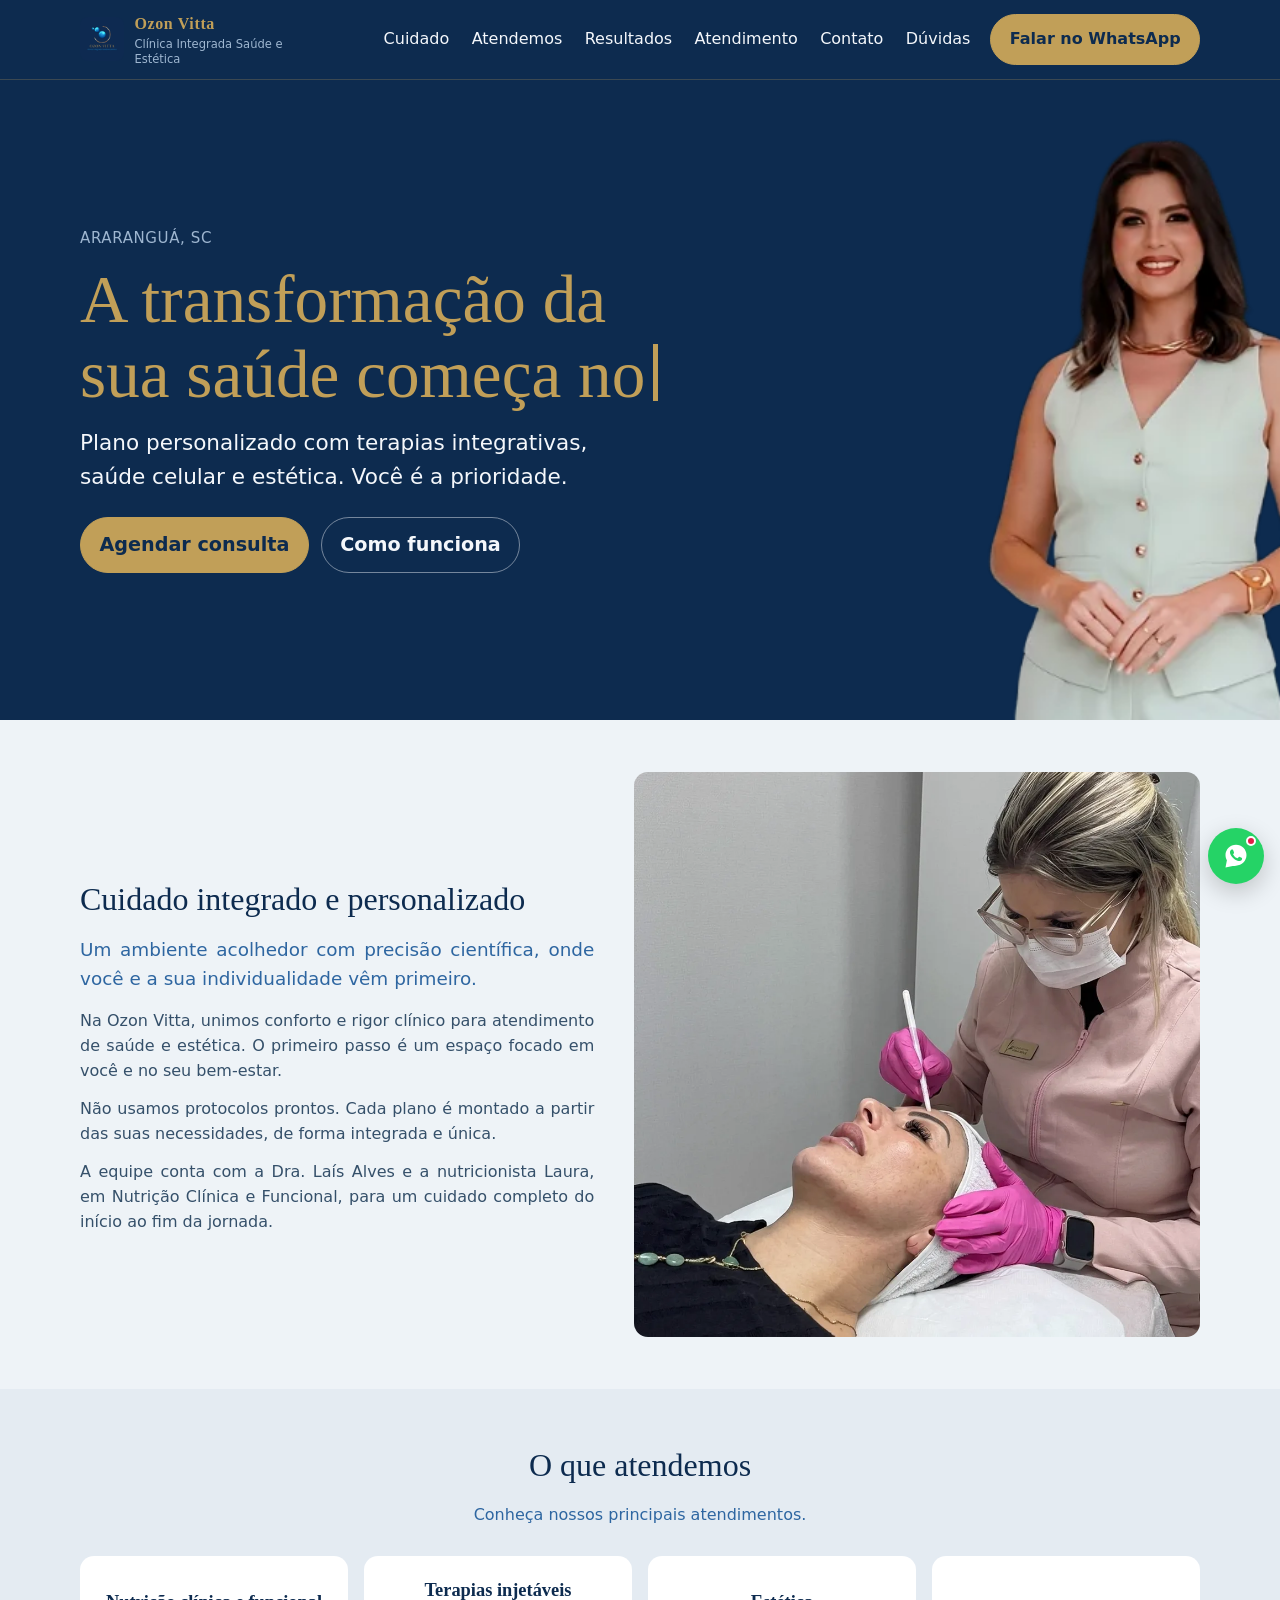
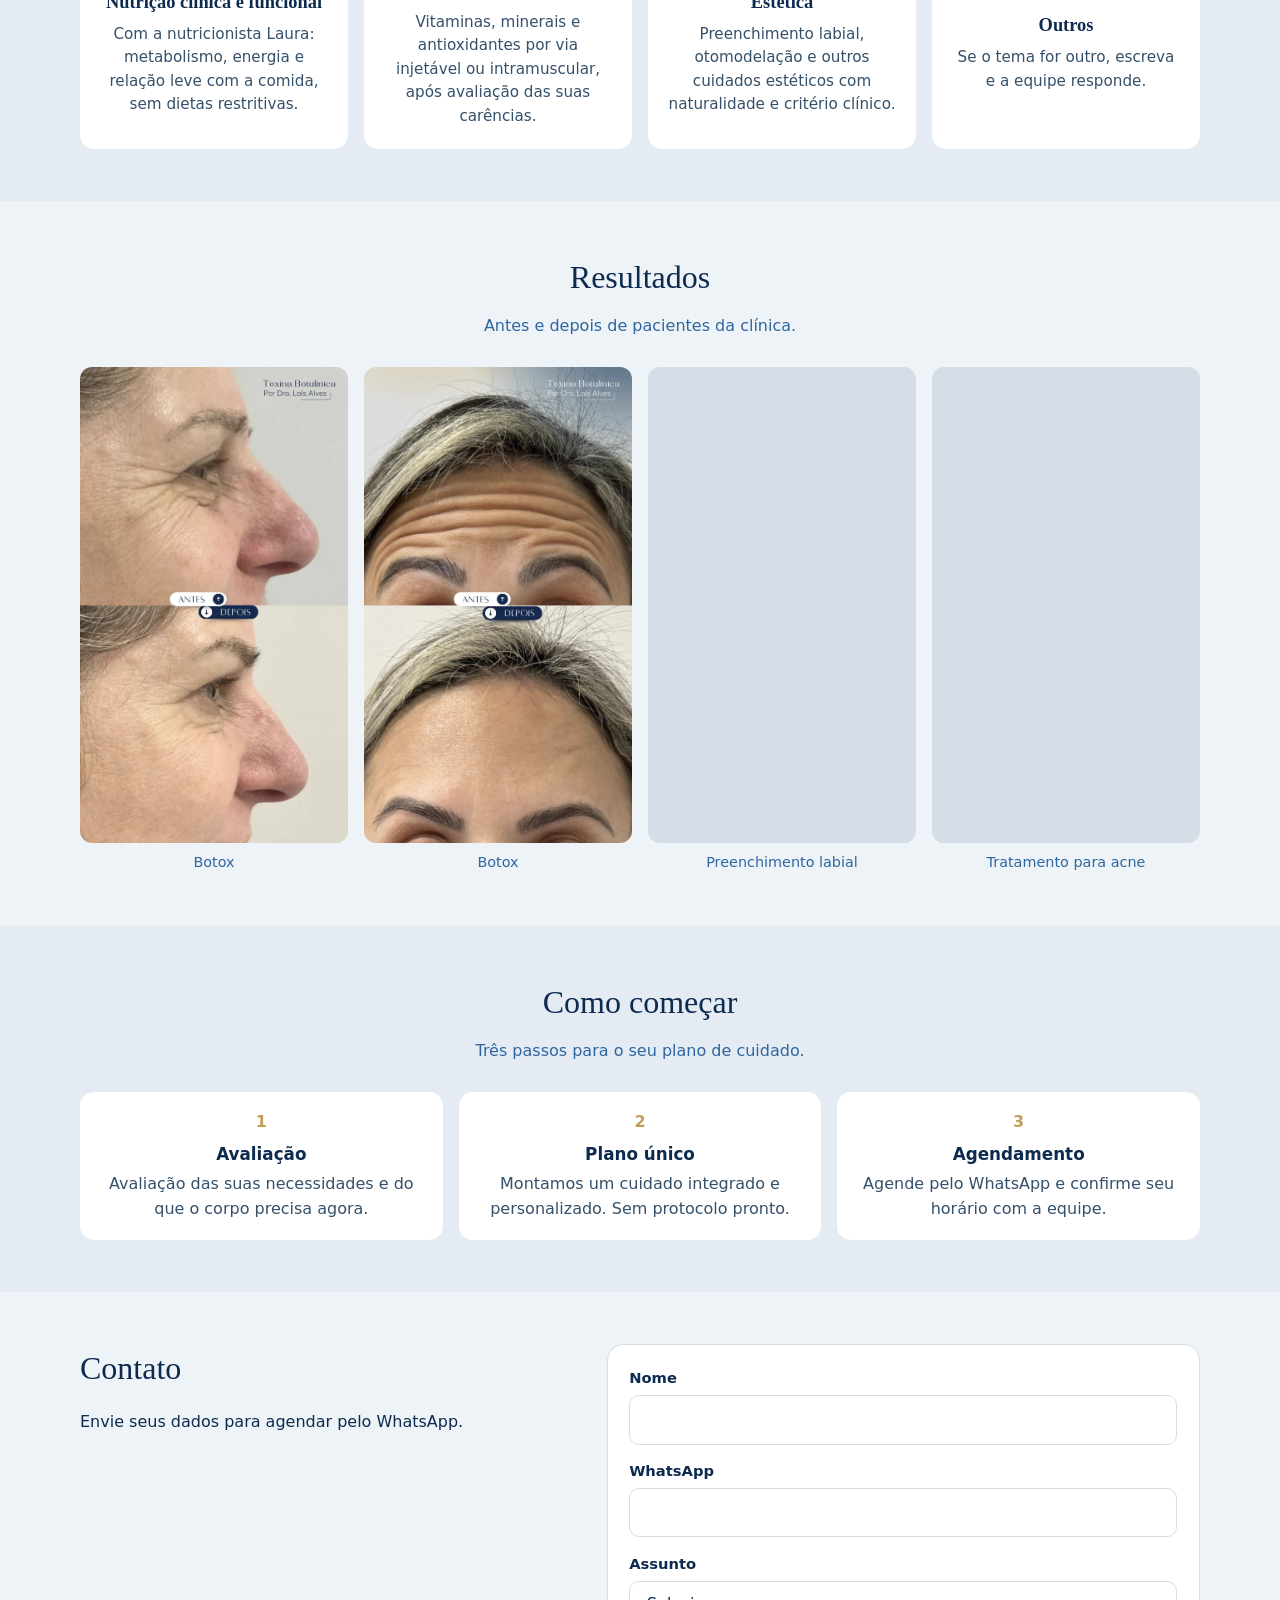
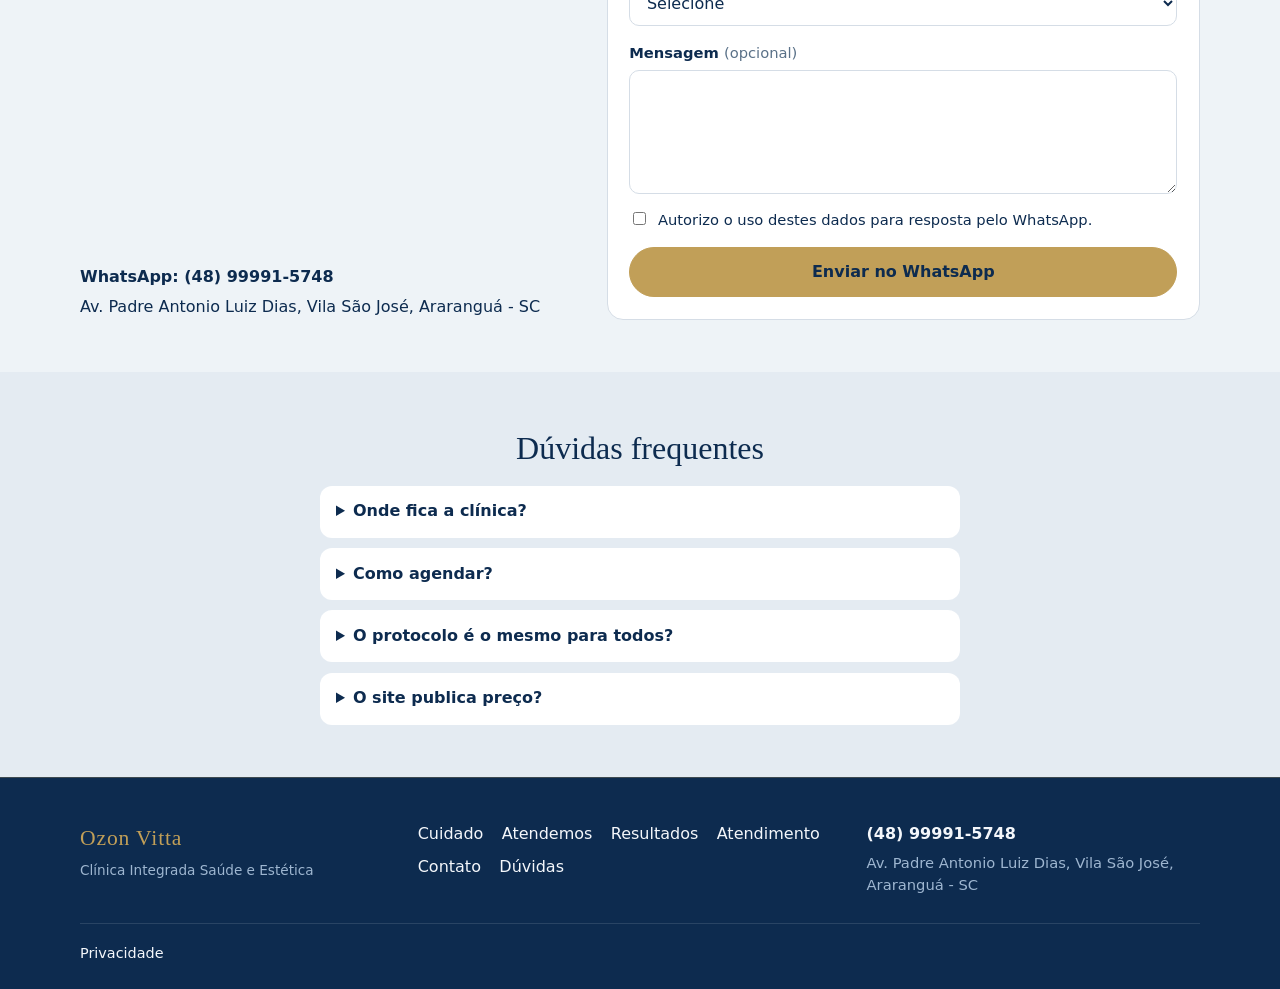
<file: index.html>
<!DOCTYPE html>
<html lang="pt-BR">
<head>
  <meta charset="utf-8">
  <meta name="viewport" content="width=device-width, initial-scale=1">
  <title>Ozon Vitta | Clínica Integrada Saúde e Estética em Araranguá</title>
  <meta name="description" content="Ozon Vitta em Araranguá: saúde integrada e estética com plano personalizado. Agende pelo WhatsApp.">
  <meta property="og:title" content="Ozon Vitta | Clínica Integrada Saúde e Estética em Araranguá">
  <meta property="og:description" content="Ozon Vitta em Araranguá: saúde integrada e estética com plano personalizado. Agende pelo WhatsApp.">
  <meta property="og:type" content="website">
  <link rel="icon" href="assets/favicon.ico" sizes="any">
  <link rel="stylesheet" href="css/site.css">
  <link rel="preload" href="assets/hero-mobile.webp?v=5" as="image" type="image/webp" media="(max-width: 719px)">
  <script src="js/site-data.js"></script>
  <script src="js/contact.js" defer></script>
  <script src="js/nav.js" defer></script>
  <script src="js/motion.js" defer></script>
</head>
<body>
  <a class="skip" href="#topo">Ir para o conteúdo</a>

  <header class="site-header">
    <div class="wrap header-inner">
      <a class="brand" href="#topo">
        <img src="assets/logo.webp" alt="Ozon Vitta" width="48" height="48">
        <span>
          <strong data-marca-nome>Ozon Vitta</strong>
          <small data-marca-linha>Clínica Integrada Saúde e Estética</small>
        </span>
      </a>
      <button type="button" class="nav-toggle" aria-expanded="false" aria-controls="site-nav">Menu</button>
      <nav id="site-nav" class="site-nav" data-ancoras></nav>
      <a class="btn btn-gold header-wa" href="#contato" data-wa-quick hidden>Falar no WhatsApp</a>
    </div>
  </header>

  <main>
    <section id="topo" class="hero">
      <div class="wrap hero-inner reveal">
        <div class="hero-copy">
          <p class="eyebrow" data-hero-local>Araranguá, SC</p>
          <h1 data-hero-titulo>A transformação da sua saúde começa no cuidado</h1>
          <p class="hero-lead" data-hero-texto>Plano personalizado com terapias integrativas, saúde celular e estética. Você é a prioridade.</p>
          <img class="hero-mobile-img" src="assets/hero-mobile.webp?v=5" width="400" height="536" alt="" decoding="async">
          <div class="hero-actions">
            <a class="btn btn-gold" href="#contato" data-cta-conversar>Agendar consulta</a>
            <a class="btn btn-ghost" href="#atendimento" data-cta-como>Como funciona</a>
          </div>
        </div>
      </div>
    </section>

    <section id="servico" class="section">
      <div class="wrap servico-grid reveal">
        <div class="servico-copy">
          <h2 data-servico-titulo>Cuidado integrado e personalizado</h2>
          <p class="servico-lead" data-servico-texto>Um ambiente acolhedor com precisão científica, onde você e a sua individualidade vêm primeiro.</p>
          <div data-servico-corpo>
            <p>Na Ozon Vitta, unimos conforto e rigor clínico para atendimento de saúde e estética. O primeiro passo é um espaço focado em você e no seu bem-estar.</p>
            <p>Não usamos protocolos prontos. Cada plano é montado a partir das suas necessidades, de forma integrada e única.</p>
            <p>A equipe conta com a Dra. Laís Alves e a nutricionista Laura, em Nutrição Clínica e Funcional, para um cuidado completo do início ao fim da jornada.</p>
          </div>
        </div>
        <img class="servico-img" src="assets/Cuidado.webp" alt="" width="640" height="480" decoding="async">
      </div>
    </section>

    <section id="areas" class="section section-alt">
      <div class="wrap">
        <h2 class="reveal" data-areas-titulo>O que atendemos</h2>
        <p class="section-lead reveal" data-areas-texto>Conheça nossos principais atendimentos.</p>
        <div class="card-grid" data-areas-lista></div>
      </div>
    </section>

    <section id="resultados" class="section">
      <div class="wrap">
        <h2 class="reveal" data-resultados-titulo>Resultados</h2>
        <p class="section-lead reveal" data-resultados-texto>Antes e depois de pacientes da clínica.</p>
        <div class="resultados-lista" data-resultados-lista></div>
      </div>
    </section>

    <section id="atendimento" class="section section-alt">
      <div class="wrap">
        <h2 class="reveal" data-atendimento-titulo>Como começar</h2>
        <p class="section-lead reveal" data-atendimento-texto>Três passos para o seu plano de cuidado.</p>
        <ol class="steps" data-atendimento-passos></ol>
      </div>
    </section>

    <section id="contato" class="section">
      <div class="wrap contact-grid">
        <div class="contact-intro reveal">
          <h2 data-contato-titulo>Contato</h2>
          <p data-contato-texto>Envie seus dados para agendar pelo WhatsApp.</p>
        </div>
        <form id="form-contato" class="contact-form reveal" novalidate>
          <div class="hp" aria-hidden="true">
            <label for="empresa">Empresa</label>
            <input type="text" id="empresa" name="empresa" tabindex="-1" autocomplete="off">
          </div>
          <div class="field">
            <label for="nome">Nome</label>
            <input type="text" id="nome" name="nome" autocomplete="name" required>
            <p class="field-error" id="erro-nome" hidden></p>
          </div>
          <div class="field">
            <label for="telefone">WhatsApp</label>
            <input type="tel" id="telefone" name="telefone" inputmode="numeric" autocomplete="tel" required>
            <p class="field-error" id="erro-telefone" hidden></p>
          </div>
          <div class="field">
            <label for="assunto">Assunto</label>
            <select id="assunto" name="assunto" required>
              <option value="">Selecione</option>
            </select>
            <p class="field-error" id="erro-assunto" hidden></p>
          </div>
          <div class="field">
            <label for="mensagem">Mensagem <span class="optional">(opcional)</span></label>
            <textarea id="mensagem" name="mensagem" rows="4"></textarea>
          </div>
          <div class="field check">
            <label>
              <input type="checkbox" id="autorizacao" name="autorizacao" required>
              Autorizo o uso destes dados para resposta pelo WhatsApp.
            </label>
            <p class="field-error" id="erro-autorizacao" hidden></p>
          </div>
          <button type="submit" class="btn btn-gold" data-cta-enviar>Enviar no WhatsApp</button>
          <p class="form-result" id="form-resultado" aria-live="polite" hidden></p>
        </form>
        <div class="contact-meta reveal">
          <p class="contact-phone" data-contato-telefone>WhatsApp: (48) 99991-5748</p>
          <p class="contact-address" data-contato-endereco>Av. Padre Antonio Luiz Dias, Vila São José, Araranguá - SC</p>
        </div>
      </div>
    </section>

    <section id="duvidas" class="section section-alt">
      <div class="wrap narrow">
        <h2 class="reveal" data-duvidas-titulo>Dúvidas frequentes</h2>
        <div class="faq" data-duvidas-lista></div>
      </div>
    </section>
  </main>

  <footer class="site-footer">
    <div class="wrap footer-inner">
      <div class="footer-top">
        <div class="footer-brand">
          <p class="footer-mark" data-marca-rodape>Ozon Vitta</p>
          <p class="footer-tag">Clínica Integrada Saúde e Estética</p>
        </div>
        <nav class="footer-nav" data-ancoras-rodape aria-label="Seções"></nav>
        <div class="footer-contact">
          <p class="footer-phone" data-rodape-telefone>(48) 99991-5748</p>
          <p class="footer-address" data-rodape-endereco>Av. Padre Antonio Luiz Dias, Vila São José, Araranguá - SC</p>
        </div>
      </div>
      <div class="footer-bottom">
        <a href="privacidade.html">Privacidade</a>
      </div>
    </div>
  </footer>

  <a class="wa-float" href="#contato" data-wa-quick hidden aria-label="Falar no WhatsApp">
    <svg viewBox="0 0 32 32" width="28" height="28" aria-hidden="true">
      <path fill="currentColor" d="M16.01 3C9.39 3 4 8.37 4 14.96c0 2.1.55 4.14 1.6 5.95L4 29l8.3-1.55A12.1 12.1 0 0 0 16.01 27C22.63 27 28 21.63 28 14.96 28 8.37 22.63 3 16.01 3zm6.86 17.04c-.29.81-1.43 1.49-2.34 1.69-.62.13-1.42.24-4.13-.89-3.47-1.44-5.7-4.95-5.88-5.18-.17-.23-1.42-1.89-1.42-3.61s.9-2.56 1.22-2.91c.31-.35.68-.44.91-.44h.65c.21 0 .49-.08.76.58.29.71.97 2.45 1.06 2.63.08.17.14.38.03.61-.11.23-.17.38-.34.58-.17.21-.36.46-.51.62-.17.17-.35.36-.15.7.2.35.89 1.47 1.91 2.38 1.31 1.17 2.42 1.53 2.76 1.7.35.17.55.14.75-.08.21-.23.86-.99 1.09-1.33.23-.35.46-.29.76-.17.31.11 1.95.92 2.28 1.09.34.17.56.26.64.4.09.15.09.85-.2 1.66z"/>
    </svg>
    <span class="wa-dot" aria-hidden="true"></span>
  </a>
</body>
</html>
</file>
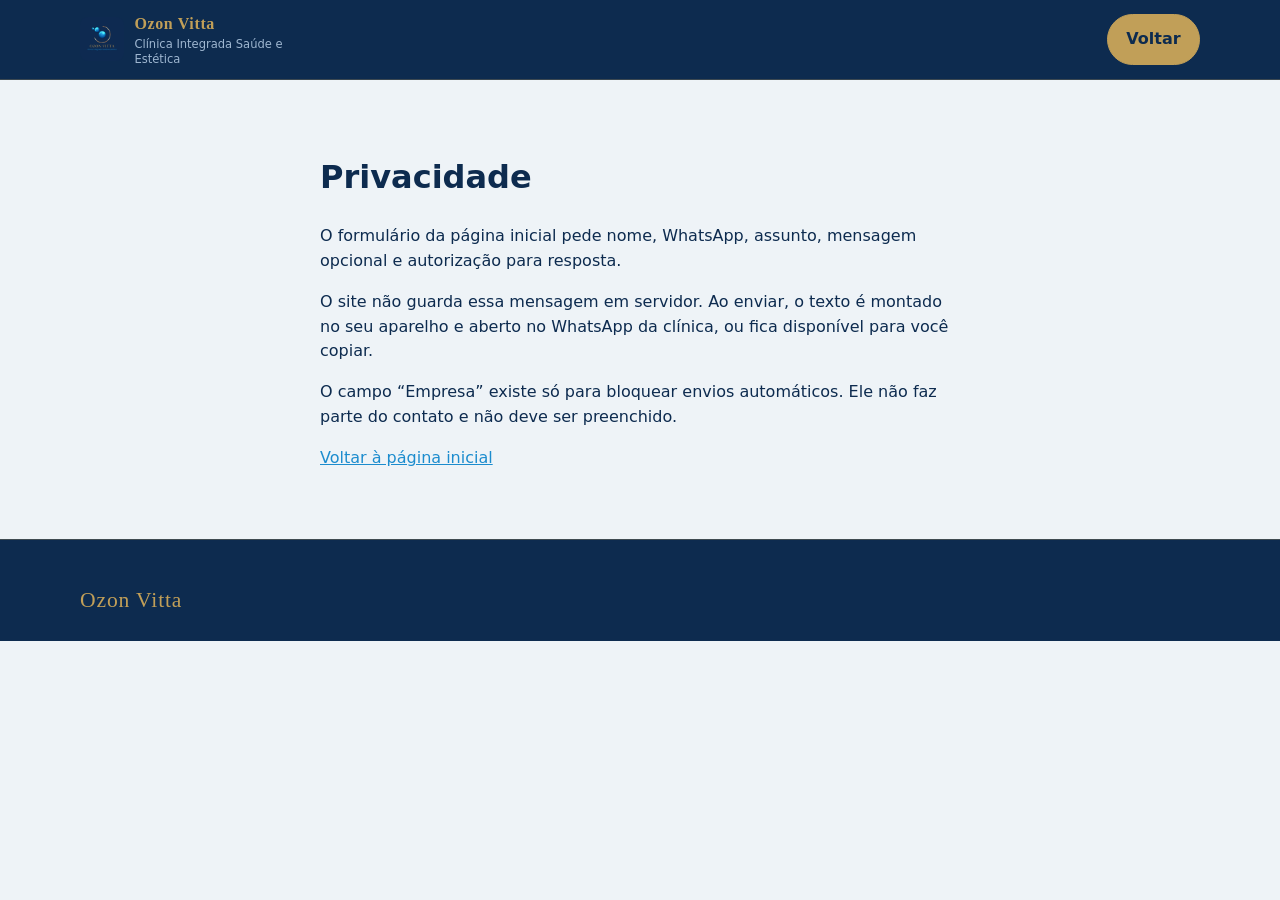
<file: privacidade.html>
<!DOCTYPE html>
<html lang="pt-BR">
<head>
  <meta charset="utf-8">
  <meta name="viewport" content="width=device-width, initial-scale=1">
  <title>Privacidade | Ozon Vitta</title>
  <meta name="description" content="Como a Ozon Vitta usa os dados do formulário de contato.">
  <link rel="icon" href="assets/favicon.ico" sizes="any">
  <link rel="stylesheet" href="css/site.css">
</head>
<body>
  <a class="skip" href="#conteudo">Ir para o conteúdo</a>

  <header class="site-header">
    <div class="wrap header-inner">
      <a class="brand" href="index.html">
        <img src="assets/logo.webp" alt="Ozon Vitta" width="48" height="48">
        <span>
          <strong>Ozon Vitta</strong>
          <small>Clínica Integrada Saúde e Estética</small>
        </span>
      </a>
      <a class="btn btn-gold header-wa" href="index.html#contato">Voltar</a>
    </div>
  </header>

  <main id="conteudo" class="section">
    <div class="wrap narrow">
      <h1>Privacidade</h1>
      <p>O formulário da página inicial pede nome, WhatsApp, assunto, mensagem opcional e autorização para resposta.</p>
      <p>O site não guarda essa mensagem em servidor. Ao enviar, o texto é montado no seu aparelho e aberto no WhatsApp da clínica, ou fica disponível para você copiar.</p>
      <p>O campo “Empresa” existe só para bloquear envios automáticos. Ele não faz parte do contato e não deve ser preenchido.</p>
      <p><a href="index.html">Voltar à página inicial</a></p>
    </div>
  </main>

  <footer class="site-footer">
    <div class="wrap footer-inner">
      <p class="footer-mark">Ozon Vitta</p>
    </div>
  </footer>
</body>
</html>
</file>
<file: css/site.css>
:root {
  --navy: #0d2b4f;
  --gold: #c19f58;
  --blue: #1c8cce;
  --line-blue: #2e66a1;
  --paper: #eef3f7;
  --ink: #0d2b4f;
  --on-navy: #f4f7fb;
  --line: #d5dde6;
  --max: 1120px;
  --serif: Georgia, "Times New Roman", serif;
  --sans: system-ui, -apple-system, "Segoe UI", Roboto, sans-serif;
}

*,
*::before,
*::after {
  box-sizing: border-box;
}

html {
  scroll-behavior: smooth;
  scroll-padding-top: 5.5rem;
}

body {
  margin: 0;
  font-family: var(--sans);
  color: var(--ink);
  background: var(--paper);
  line-height: 1.55;
}

img {
  max-width: 100%;
  height: auto;
  display: block;
}

a {
  color: var(--blue);
}

a:focus-visible,
button:focus-visible,
input:focus-visible,
select:focus-visible,
textarea:focus-visible {
  outline: 2px solid var(--blue);
  outline-offset: 2px;
}

.skip {
  position: absolute;
  left: -999px;
  top: 0;
  background: var(--gold);
  color: var(--navy);
  padding: 0.5rem 1rem;
  z-index: 100;
}

.skip:focus {
  left: 0.5rem;
  top: 0.5rem;
}

.wrap {
  width: min(100% - 2rem, var(--max));
  margin-inline: auto;
}

.narrow {
  max-width: 40rem;
}

.site-header {
  position: sticky;
  top: 0;
  z-index: 40;
  background: var(--navy);
  color: var(--on-navy);
  border-bottom: 1px solid rgba(193, 159, 88, 0.25);
}

.header-inner {
  display: flex;
  flex-wrap: wrap;
  align-items: center;
  gap: 0.75rem;
  padding: 0.75rem 0;
}

.brand {
  display: flex;
  align-items: center;
  gap: 0.65rem;
  color: inherit;
  text-decoration: none;
  margin-right: auto;
}

.brand img {
  width: 44px;
  height: 44px;
  border-radius: 8px;
  object-fit: cover;
}

.brand strong {
  display: block;
  font-family: var(--serif);
  font-weight: 600;
  letter-spacing: 0.04em;
  color: var(--gold);
}

.brand small {
  display: block;
  font-size: 0.72rem;
  color: #9eb6d0;
  max-width: 12rem;
  line-height: 1.3;
}

.nav-toggle {
  background: transparent;
  border: 1px solid var(--gold);
  color: var(--gold);
  padding: 0.4rem 0.75rem;
  border-radius: 999px;
  cursor: pointer;
  font: inherit;
}

.site-nav {
  display: none;
  flex-direction: column;
  gap: 0.5rem;
  width: 100%;
  padding: 0.5rem 0 0.75rem;
}

.site-nav.is-open {
  display: flex;
}

.site-nav a {
  color: var(--on-navy);
  text-decoration: none;
  padding: 0.35rem 0;
}

.site-nav a:hover {
  color: var(--gold);
}

.btn.header-wa {
  display: none;
}

.btn {
  display: inline-flex;
  align-items: center;
  justify-content: center;
  gap: 0.35rem;
  padding: 0.75rem 1.15rem;
  border-radius: 999px;
  border: 1px solid transparent;
  font: inherit;
  font-weight: 560;
  text-decoration: none;
  cursor: pointer;
}

.btn-gold {
  background: var(--gold);
  color: var(--navy);
  border-color: var(--gold);
}

.btn-gold:hover {
  filter: brightness(1.05);
}

.btn-ghost {
  background: transparent;
  color: var(--on-navy);
  border-color: rgba(244, 247, 251, 0.45);
}

.section .btn-ghost {
  color: var(--navy);
  border-color: var(--line);
}

.hero {
  background-color: var(--navy);
  background-image: none;
  color: var(--on-navy);
  padding: 2.5rem 0 1.5rem;
  min-height: min(59.5vh, 476px);
  display: flex;
  align-items: center;
}

.hero-inner {
  width: min(100% - 2rem, var(--max));
}

.hero-mobile-img {
  display: block;
  width: min(75vw, 289px);
  height: auto;
  margin: -2.75rem auto 1rem;
  background: transparent;
  position: relative;
  z-index: 0;
}

.hero-copy {
  max-width: 30rem;
  margin-inline: auto;
  text-align: center;
}

.eyebrow {
  color: #9eb6d0;
  letter-spacing: 0.04em;
  text-transform: uppercase;
  font-size: 0.94rem;
  margin: 0 0 0.75rem;
  position: relative;
  z-index: 1;
}

.hero h1 {
  font-family: var(--serif);
  font-weight: 500;
  font-size: clamp(2.3rem, 6.1vw, 3.6rem);
  color: var(--gold);
  margin: 0 0 0.85rem;
  line-height: 1.12;
  position: relative;
  z-index: 1;
  min-height: 1.2em;
}

.hero h1.is-typing::after {
  content: "";
  display: inline-block;
  width: 0.07em;
  height: 0.85em;
  margin-left: 0.12em;
  background: currentColor;
  vertical-align: -0.05em;
  animation: hero-caret 0.85s step-end infinite;
}

@keyframes hero-caret {
  50% {
    opacity: 0;
  }
}

.hero-lead {
  display: none;
  max-width: 34rem;
  margin: 0 auto 1.5rem;
  color: var(--on-navy);
  font-size: 1.35rem;
}

.hero-actions {
  display: flex;
  flex-wrap: wrap;
  gap: 0.75rem;
  justify-content: center;
}

.hero-actions .btn {
  font-size: 1.2rem;
}

.section {
  padding: 3.25rem 0;
  text-align: center;
}

.section .contact-form {
  text-align: left;
}

.section-alt {
  background: #e4ebf2;
}

.servico-grid {
  display: grid;
  gap: 1.5rem;
  align-items: center;
}

.servico-lead {
  font-size: 1.15rem;
  color: var(--line-blue);
  margin: 0 0 1rem;
  text-align: center;
}

.servico-copy [data-servico-corpo] p {
  margin: 0 0 0.85rem;
  color: #35506a;
  text-align: center;
}

.servico-copy [data-servico-corpo] p:last-child {
  margin-bottom: 0;
}

.servico-img {
  width: 100%;
  height: auto;
  border-radius: 14px;
  object-fit: cover;
  display: block;
}

.section h2 {
  font-family: var(--serif);
  font-weight: 500;
  font-size: clamp(1.5rem, 3vw, 2rem);
  margin: 0 0 0.75rem;
  color: var(--navy);
}

.section-lead {
  margin: 0 0 1.75rem;
  color: var(--line-blue);
  text-align: center;
}

.card-grid {
  display: grid;
  gap: 1rem;
}

.resultados-lista {
  display: grid;
  gap: 1.25rem;
  grid-template-columns: 1fr;
}

.resultado {
  margin: 0;
}

.resultado img {
  width: 100%;
  height: auto;
  border-radius: 12px;
  display: block;
  background: #d5dde6;
}

.resultado figcaption {
  margin-top: 0.5rem;
  font-size: 0.9rem;
  color: var(--line-blue);
  text-align: center;
}

.card {
  text-align: center;
  background: #fff;
  border: 0;
  border-radius: 14px;
  padding: 1.25rem;
  cursor: pointer;
  font: inherit;
  color: inherit;
  transition: box-shadow 0.2s ease;
}

.card:hover {
  box-shadow: 0 8px 24px rgba(13, 43, 79, 0.08);
}

.card h3 {
  margin: 0 0 0.4rem;
  font-family: var(--serif);
  font-size: 1.15rem;
  color: var(--navy);
}

.card p {
  margin: 0;
  color: #35506a;
  font-size: 0.95rem;
  text-align: center;
}

.steps {
  list-style: none;
  margin: 0;
  padding: 0;
  display: grid;
  gap: 1rem;
}

.step {
  background: #fff;
  border: 0;
  border-radius: 14px;
  padding: 1.15rem;
}

.step-num {
  display: inline-block;
  color: var(--gold);
  font-weight: 700;
  margin-bottom: 0.35rem;
}

.step h3 {
  margin: 0 0 0.35rem;
  font-size: 1.05rem;
}

.step p {
  margin: 0;
  color: #35506a;
  text-align: center;
}

.contact-grid {
  display: grid;
  gap: 2rem;
}

.contact-meta {
  text-align: left;
}

.contact-phone {
  margin: 0;
  font-weight: 600;
  color: var(--navy);
}

.contact-address,
.footer-address {
  margin: 0.35rem 0 0;
  color: inherit;
}

.contact-form {
  background: #fff;
  border: 1px solid var(--line);
  border-radius: 16px;
  padding: 1.35rem;
  display: grid;
  gap: 0.95rem;
}

.field {
  display: grid;
  gap: 0.35rem;
}

.field label {
  font-weight: 560;
  font-size: 0.92rem;
}

.optional {
  font-weight: 400;
  color: #5a7188;
}

.field input,
.field select,
.field textarea {
  width: 100%;
  padding: 0.7rem 0.8rem;
  border: 1px solid var(--line);
  border-radius: 10px;
  font: inherit;
  background: #fff;
  color: var(--ink);
}

.field.check label {
  display: flex;
  gap: 0.55rem;
  align-items: flex-start;
  font-weight: 400;
}

.field.check input {
  width: auto;
  margin-top: 0.2rem;
}

.field-error {
  margin: 0;
  color: #9b2c2c;
  font-size: 0.85rem;
}

.hp {
  position: absolute;
  left: -9999px;
  height: 0;
  overflow: hidden;
}

.form-result {
  margin: 0;
  padding: 0.75rem;
  background: var(--paper);
  border-radius: 10px;
  font-size: 0.92rem;
}

.form-result code {
  display: block;
  margin: 0.5rem 0;
  white-space: pre-wrap;
  word-break: break-word;
}

.faq {
  display: grid;
  gap: 0.65rem;
}

.faq-item {
  background: #fff;
  border: 0;
  border-radius: 12px;
  padding: 0.85rem 1rem;
}

.faq-item summary {
  cursor: pointer;
  font-weight: 560;
  color: var(--navy);
}

.faq-item p {
  margin: 0.65rem 0 0;
  color: #35506a;
  text-align: center;
}

.site-footer {
  background: var(--navy);
  color: var(--on-navy);
  padding: 2.75rem 0 1.5rem;
  border-top: 1px solid rgba(193, 159, 88, 0.28);
}

.footer-inner {
  display: grid;
  gap: 1.75rem;
  text-align: center;
}

.footer-top {
  display: grid;
  gap: 1.5rem;
}

.footer-brand {
  display: grid;
  gap: 0.35rem;
}

.footer-mark {
  margin: 0;
  color: var(--gold);
  font-family: var(--serif);
  font-size: 1.35rem;
  letter-spacing: 0.04em;
}

.footer-tag {
  margin: 0;
  color: #9eb6d0;
  font-size: 0.85rem;
  line-height: 1.35;
}

.footer-nav {
  display: flex;
  flex-wrap: wrap;
  justify-content: center;
  gap: 0.55rem 1.15rem;
}

.footer-nav a,
.site-footer a {
  color: var(--on-navy);
  text-decoration: none;
}

.footer-nav a:hover,
.site-footer a:hover {
  color: var(--gold);
}

.footer-contact {
  display: grid;
  gap: 0.35rem;
  justify-items: center;
}

.footer-phone {
  margin: 0;
  font-weight: 600;
  color: var(--on-navy);
}

.footer-address {
  margin: 0;
  max-width: 18rem;
  color: #9eb6d0;
  font-size: 0.92rem;
  line-height: 1.45;
}

.footer-bottom {
  padding-top: 1.15rem;
  border-top: 1px solid rgba(244, 247, 251, 0.12);
  font-size: 0.9rem;
}

.wa-float {
  position: fixed;
  right: 1rem;
  bottom: 1rem;
  width: 56px;
  height: 56px;
  border-radius: 50%;
  background: #25d366;
  color: #fff;
  display: grid;
  place-items: center;
  box-shadow: 0 8px 24px rgba(0, 0, 0, 0.2);
  z-index: 50;
  text-decoration: none;
  animation: wa-bounce 2s ease-in-out infinite;
}

.wa-dot {
  position: absolute;
  top: 8px;
  right: 8px;
  width: 10px;
  height: 10px;
  border-radius: 50%;
  background: #e11d48;
  border: 2px solid #fff;
}

@keyframes wa-bounce {
  0%,
  80%,
  100% {
    transform: translateY(0);
  }
  90% {
    transform: translateY(-6px);
  }
}

.reveal {
  opacity: 0;
  transform: translateY(12px);
  transition: opacity 0.45s ease, transform 0.45s ease;
}

.reveal.is-visible {
  opacity: 1;
  transform: none;
}

@media (min-width: 720px) {
  .nav-toggle {
    display: none;
  }

  .site-nav {
    display: flex;
    flex-direction: row;
    width: auto;
    padding: 0;
    gap: 1.1rem;
  }

  .btn.header-wa {
    display: inline-flex;
  }

  .hero {
    min-height: min(78vh, 640px);
    padding: 3.5rem 0;
    background-image: url("../assets/hero-bg.webp");
    background-repeat: no-repeat;
    background-size: auto 130%;
    background-position: 36% 6%;
  }

  .hero-mobile-img {
    display: none;
  }

  .hero-copy {
    margin-inline: 0;
    text-align: left;
    max-width: 38rem;
  }

  .hero h1 {
    font-size: clamp(2.7rem, 7.2vw, 4.2rem);
  }

  .hero-lead {
    display: block;
    margin-left: 0;
    margin-right: 0;
  }

  .hero-actions {
    justify-content: flex-start;
  }

  .card-grid {
    grid-template-columns: repeat(2, 1fr);
  }

  .resultados-lista {
    grid-template-columns: repeat(4, 1fr);
    gap: 1rem;
  }

  .steps {
    grid-template-columns: repeat(3, 1fr);
  }

  .contact-grid {
    grid-template-columns: 1fr 1.2fr;
    grid-template-rows: auto 1fr;
    align-items: stretch;
  }

  .contact-form {
    grid-column: 2;
    grid-row: 1 / -1;
  }

  .contact-meta {
    grid-column: 1;
    grid-row: 2;
    align-self: end;
  }

  .servico-grid {
    grid-template-columns: 1fr 1.1fr;
    gap: 2.5rem;
  }

  .section {
    text-align: left;
  }

  .servico-lead,
  .servico-copy [data-servico-corpo] p,
  .section-lead,
  .card p,
  .step p,
  .faq-item p {
    text-align: justify;
  }

  #areas h2,
  #areas .section-lead,
  #resultados h2,
  #resultados .section-lead,
  #atendimento h2,
  #atendimento .section-lead,
  #duvidas h2 {
    text-align: center;
  }

  #areas .card,
  #areas .card p,
  #atendimento .step,
  #atendimento .step p {
    text-align: center;
  }

  .card {
    text-align: left;
  }

  .footer-inner {
    text-align: left;
  }

  .footer-top {
    grid-template-columns: 1.1fr 1.5fr 1.2fr;
    gap: 2rem;
    align-items: start;
  }

  .footer-nav {
    justify-content: flex-start;
  }

  .footer-contact {
    justify-items: start;
  }

  .footer-address {
    max-width: none;
  }

  .footer-bottom {
    display: flex;
    justify-content: flex-start;
  }
}

@media (min-width: 1024px) {
  .header-inner {
    gap: 1.25rem;
  }

  .site-nav {
    gap: 1.4rem;
  }

  .card-grid {
    grid-template-columns: repeat(4, 1fr);
  }
}

@media (prefers-reduced-motion: reduce) {
  html {
    scroll-behavior: auto;
  }

  .reveal {
    opacity: 1;
    transform: none;
    transition: none;
  }

  .wa-float {
    animation: none;
  }

  .hero h1.is-typing::after {
    animation: none;
  }
}
</file>
